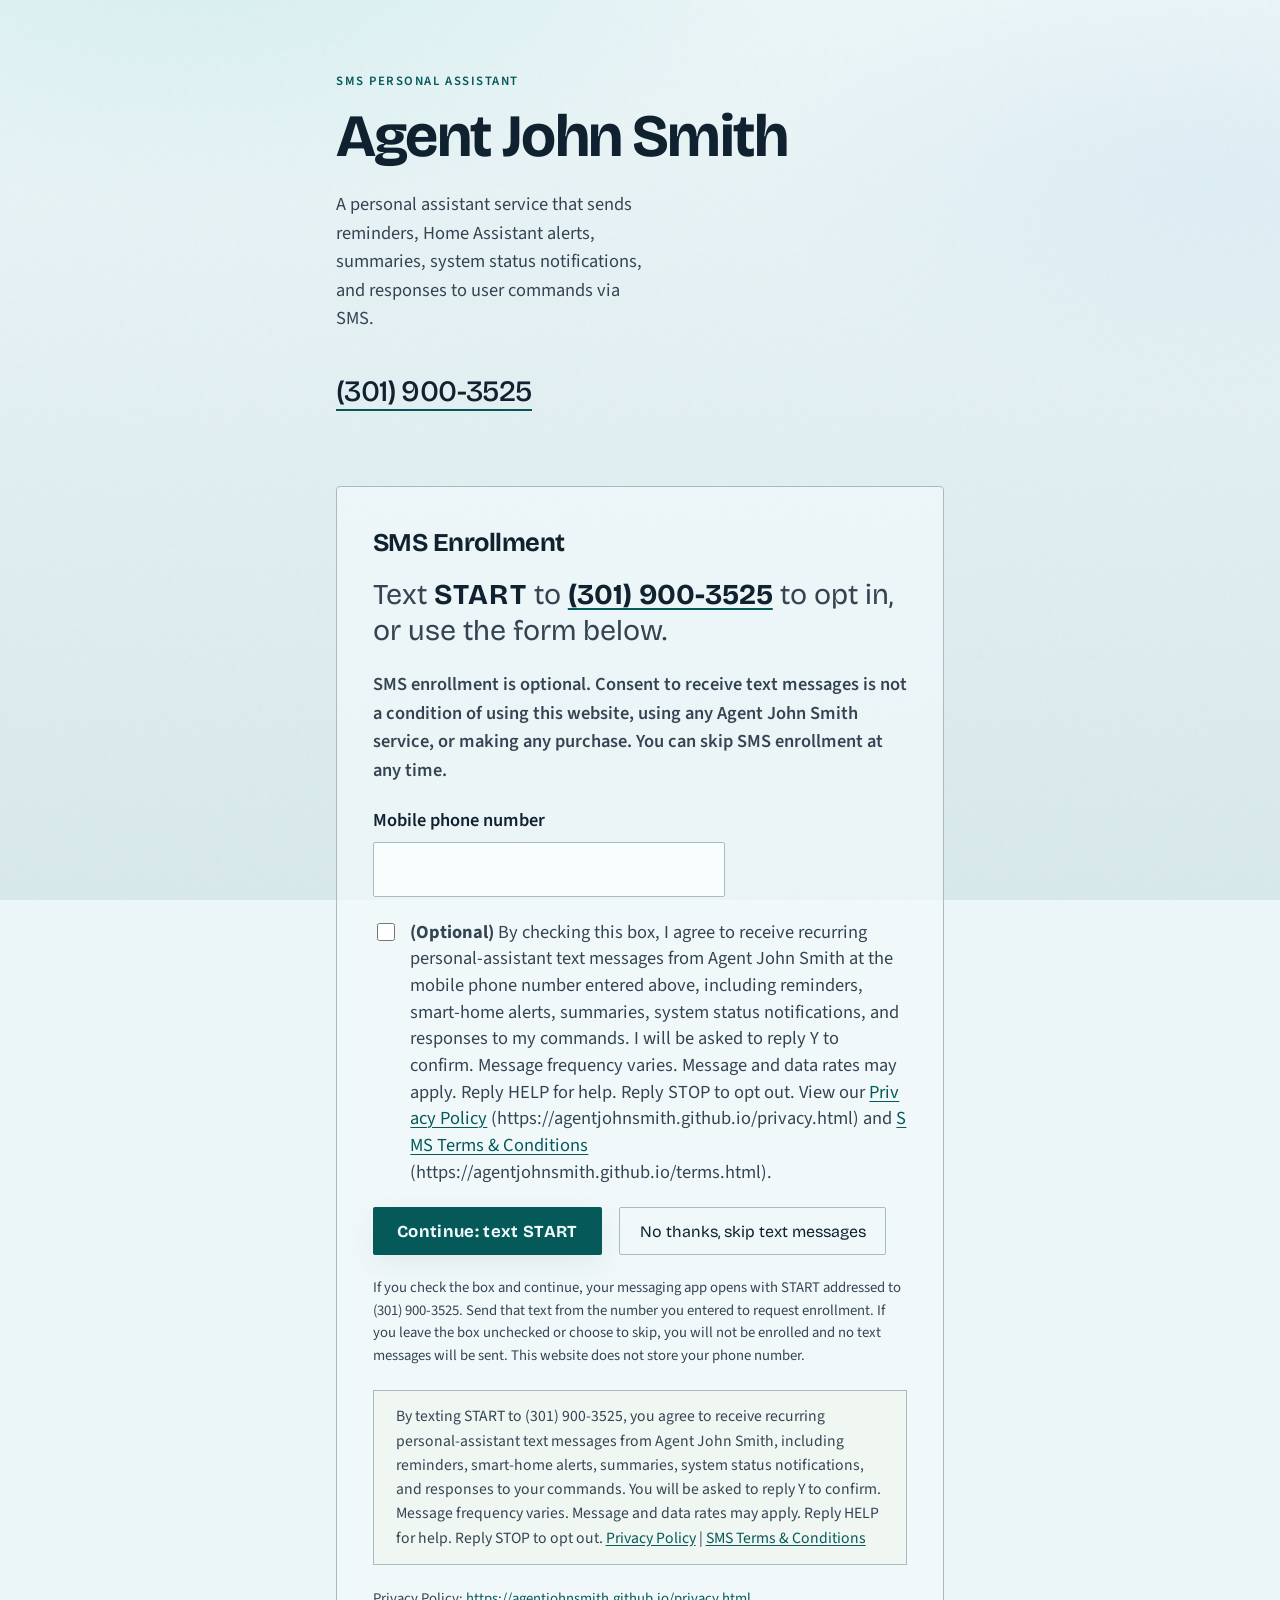
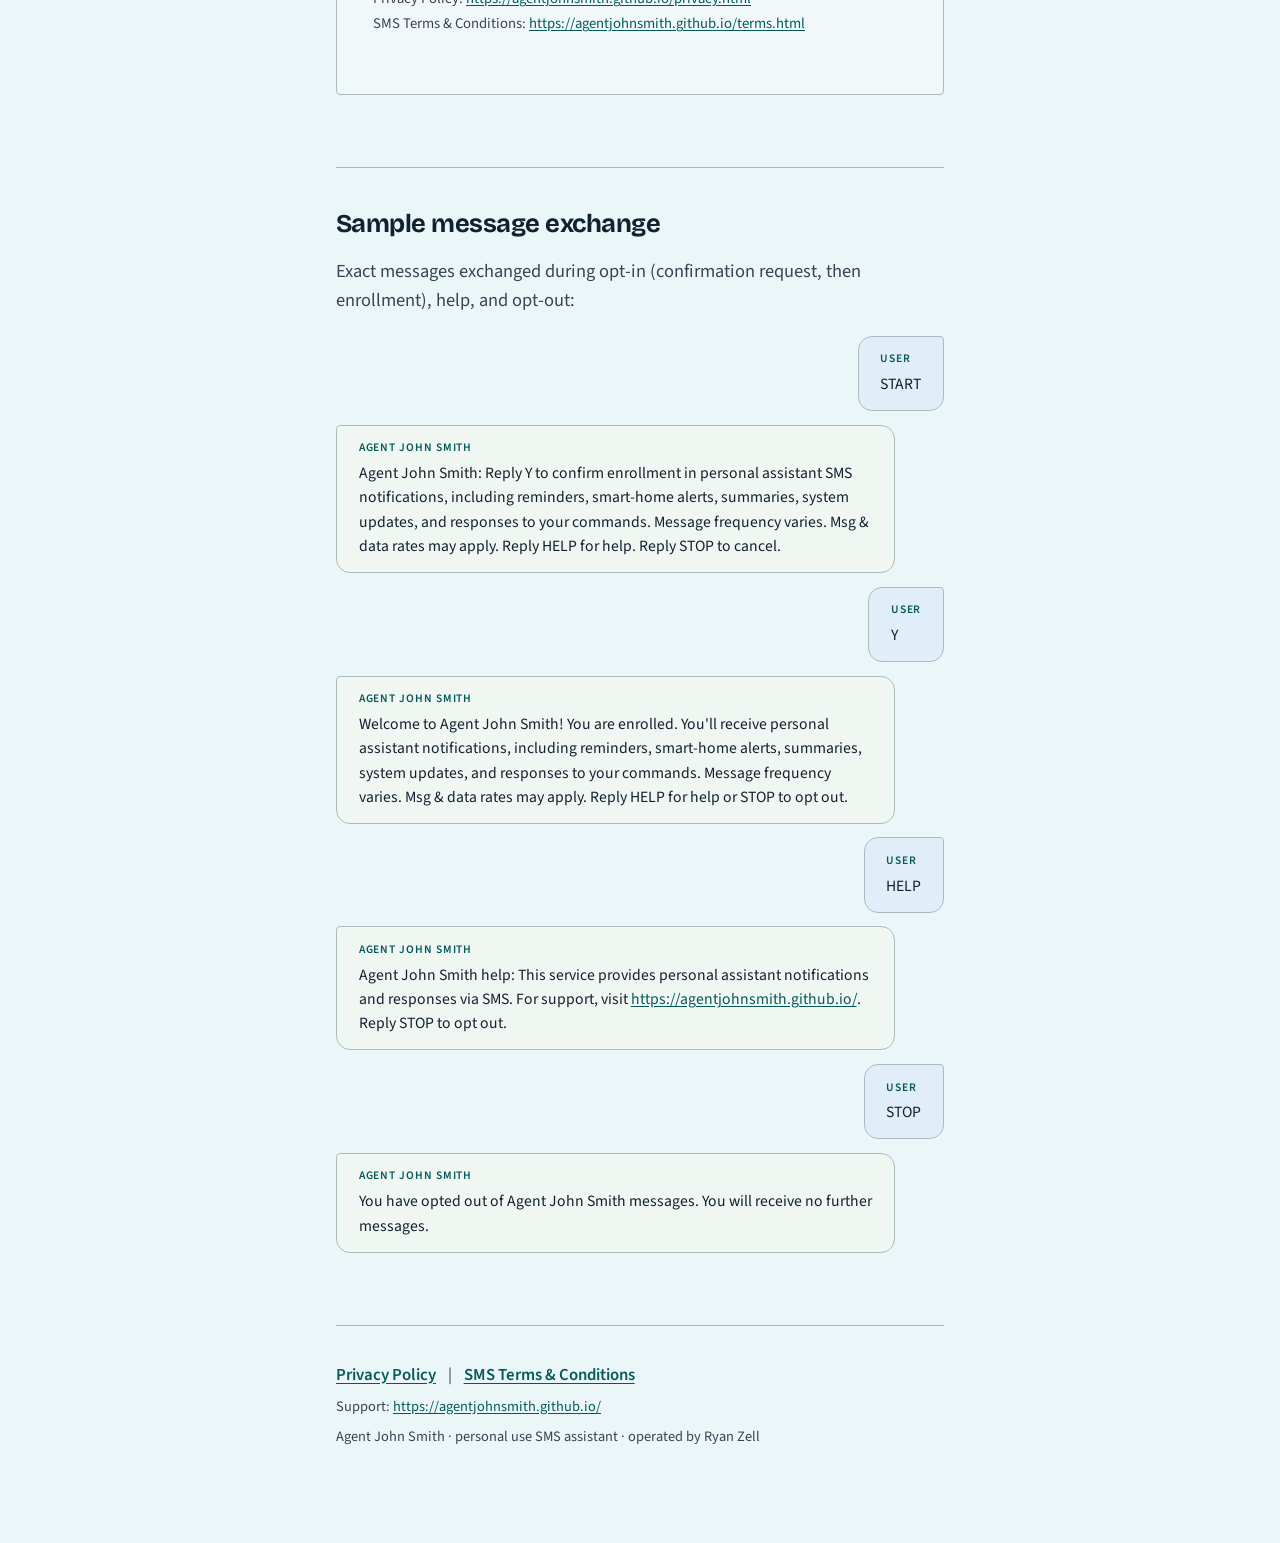
<file: index.html>
<!DOCTYPE html>
<html lang="en">
  <head>
    <meta charset="utf-8" />
    <meta name="viewport" content="width=device-width, initial-scale=1" />
    <title>Agent John Smith — SMS Personal Assistant</title>
    <meta
      name="description"
      content="Opt in to Agent John Smith SMS notifications. Text START to (301) 900-3525 for reminders, Home Assistant alerts, summaries, and command responses."
    />
    <link rel="preconnect" href="https://fonts.googleapis.com" />
    <link rel="preconnect" href="https://fonts.gstatic.com" crossorigin />
    <link
      href="https://fonts.googleapis.com/css2?family=Bricolage+Grotesque:opsz,wght@12..96,500;12..96,700&family=Source+Sans+3:ital,wght@0,400;0,600;1,400&display=swap"
      rel="stylesheet"
    />
    <link rel="stylesheet" href="styles.css?v=2" />
  </head>
  <body>
    <div class="atmosphere" aria-hidden="true"></div>

    <main class="page">
      <header class="hero">
        <p class="eyebrow">SMS personal assistant</p>
        <h1 class="brand">Agent John Smith</h1>
        <p class="lede">
          A personal assistant service that sends reminders, Home Assistant
          alerts, summaries, system status notifications, and responses to user
          commands via SMS.
        </p>
        <p class="phone">
          <a class="phone-link" href="tel:+13019003525">(301) 900-3525</a>
        </p>
      </header>

      <section class="opt-in enrollment" aria-labelledby="enrollment-heading">
        <h2 id="enrollment-heading">SMS Enrollment</h2>

        <p class="enroll-keyword">
          Text <strong class="keyword">START</strong> to
          <a href="sms:+13019003525?&amp;body=START"
            ><strong>(301) 900-3525</strong></a
          >
          to opt in, or use the form below.
        </p>

        <p class="enroll-optional">
          SMS enrollment is optional. Consent to receive text messages is not a
          condition of using this website, using any Agent John Smith service,
          or making any purchase. You can skip SMS enrollment at any time.
        </p>

        <form id="enroll-form" class="enroll-form" action="#" novalidate>
          <p>
            <label for="phone_number">Mobile phone number</label><br />
            <input
              type="tel"
              id="phone_number"
              name="phone_number"
              autocomplete="tel"
              inputmode="tel"
            />
          </p>

          <p class="enroll-check">
            <input
              type="checkbox"
              id="sms_opt_in"
              name="sms_opt_in"
              value="yes"
            />
            <label for="sms_opt_in">
              <strong>(Optional)</strong> By checking this box, I agree to receive recurring
              personal-assistant text messages from Agent John Smith at the
              mobile phone number entered above, including reminders,
              smart-home alerts, summaries, system status notifications, and
              responses to my commands. I will be asked to reply Y to confirm.
              Message frequency varies. Message and data rates may apply. Reply
              HELP for help. Reply STOP to opt out. View our
              <a href="https://agentjohnsmith.github.io/privacy.html"
                >Privacy Policy</a
              >
              (https://agentjohnsmith.github.io/privacy.html) and
              <a href="https://agentjohnsmith.github.io/terms.html"
                >SMS Terms &amp; Conditions</a
              >
              (https://agentjohnsmith.github.io/terms.html).
            </label>
          </p>

          <p>
            <button type="submit" class="enroll-button">
              Continue: text START
            </button>
            <button type="button" id="enroll-skip" class="enroll-skip">
              No thanks, skip text messages
            </button>
          </p>

          <p class="enroll-note">
            If you check the box and continue, your messaging app opens with
            START addressed to (301) 900-3525. Send that text from the number
            you entered to request enrollment. If you leave the box unchecked or
            choose to skip, you will not be enrolled and no text messages will be
            sent. This website does not store your phone number.
          </p>
        </form>

        <p id="enroll-status" class="enroll-status" role="status" hidden></p>

        <p class="enroll-terms">
          By texting START to (301) 900-3525, you agree to receive recurring
          personal-assistant text messages from Agent John Smith, including
          reminders, smart-home alerts, summaries, system status notifications,
          and responses to your commands. You will be asked to reply Y to
          confirm. Message frequency varies. Message and data rates may apply.
          Reply HELP for help. Reply STOP to opt out.
          <a href="https://agentjohnsmith.github.io/privacy.html"
            >Privacy Policy</a
          >
          |
          <a href="https://agentjohnsmith.github.io/terms.html"
            >SMS Terms &amp; Conditions</a
          >
        </p>

        <p class="enroll-urls">
          Privacy Policy:
          <a href="https://agentjohnsmith.github.io/privacy.html"
            >https://agentjohnsmith.github.io/privacy.html</a
          ><br />
          SMS Terms &amp; Conditions:
          <a href="https://agentjohnsmith.github.io/terms.html"
            >https://agentjohnsmith.github.io/terms.html</a
          >
        </p>
      </section>

      <section class="messages" aria-labelledby="messages-heading">
        <h2 id="messages-heading">Sample message exchange</h2>
        <p class="section-note">
          Exact messages exchanged during opt-in (confirmation request, then
          enrollment), help, and opt-out:
        </p>

        <figure class="thread">
          <div class="bubble user">
            <span class="who">User</span>
            <p>START</p>
          </div>
          <div class="bubble agent">
            <span class="who">Agent John Smith</span>
            <p>
              Agent John Smith: Reply Y to confirm enrollment in personal
              assistant SMS notifications, including reminders, smart-home
              alerts, summaries, system updates, and responses to your
              commands. Message frequency varies. Msg &amp; data rates may
              apply. Reply HELP for help. Reply STOP to cancel.
            </p>
          </div>
          <div class="bubble user">
            <span class="who">User</span>
            <p>Y</p>
          </div>
          <div class="bubble agent">
            <span class="who">Agent John Smith</span>
            <p>
              Welcome to Agent John Smith! You are enrolled. You'll receive
              personal assistant notifications, including reminders, smart-home
              alerts, summaries, system updates, and responses to your
              commands. Message frequency varies. Msg &amp; data rates may
              apply. Reply HELP for help or STOP to opt out.
            </p>
          </div>
          <div class="bubble user">
            <span class="who">User</span>
            <p>HELP</p>
          </div>
          <div class="bubble agent">
            <span class="who">Agent John Smith</span>
            <p>
              Agent John Smith help: This service provides personal assistant
              notifications and responses via SMS. For support, visit
              <a href="https://agentjohnsmith.github.io/"
                >https://agentjohnsmith.github.io/</a
              >. Reply STOP to opt out.
            </p>
          </div>
          <div class="bubble user">
            <span class="who">User</span>
            <p>STOP</p>
          </div>
          <div class="bubble agent">
            <span class="who">Agent John Smith</span>
            <p>
              You have opted out of Agent John Smith messages. You will receive
              no further messages.
            </p>
          </div>
        </figure>
      </section>

      <footer class="footer">
        <p class="enroll-links">
          <a href="https://agentjohnsmith.github.io/privacy.html"
            >Privacy Policy</a
          >
          <span class="link-sep" aria-hidden="true">|</span>
          <a href="https://agentjohnsmith.github.io/terms.html"
            >SMS Terms &amp; Conditions</a
          >
        </p>
        <p>
          Support:
          <a href="https://agentjohnsmith.github.io/"
            >https://agentjohnsmith.github.io/</a
          >
        </p>
        <p>
          Agent John Smith &middot; personal use SMS assistant &middot; operated
          by Ryan Zell
        </p>
      </footer>
    </main>
    <script src="enroll.js?v=2"></script>
  </body>
</html>
</file>
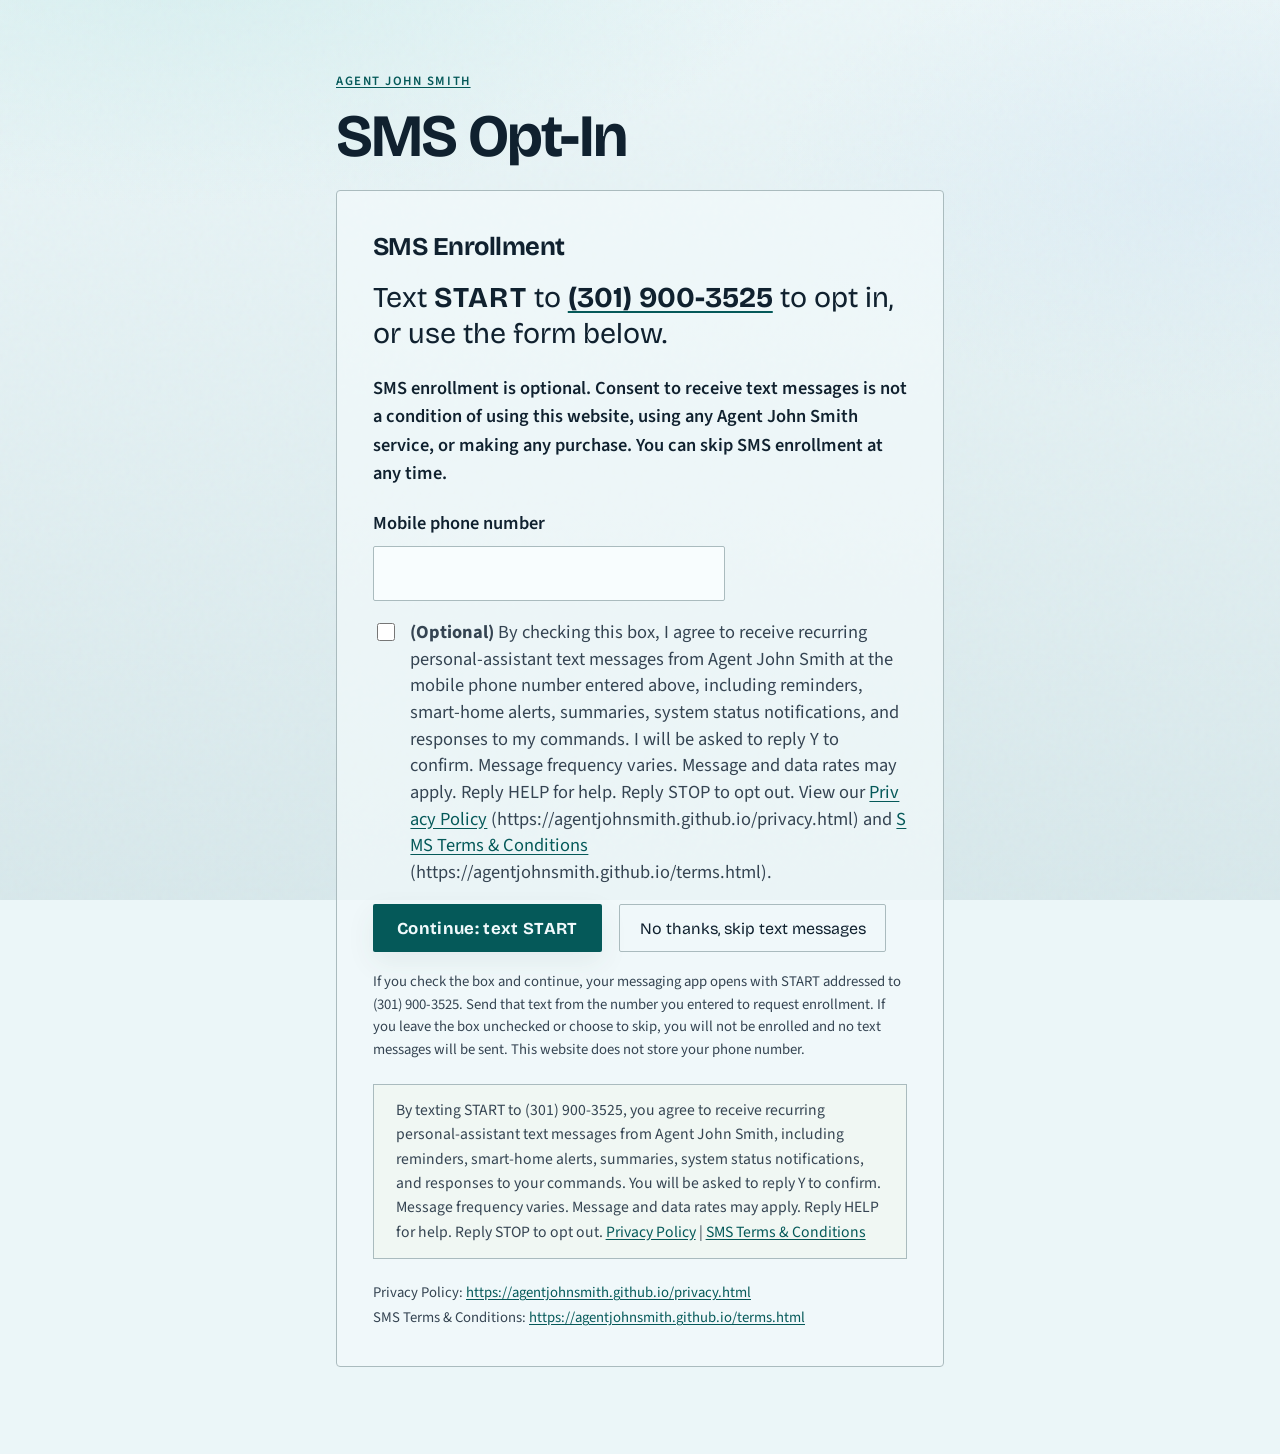
<file: opt-in.html>
<!DOCTYPE html>
<html lang="en">
  <head>
    <meta charset="utf-8" />
    <meta name="viewport" content="width=device-width, initial-scale=1" />
    <title>SMS Opt-In — Agent John Smith</title>
    <meta
      name="description"
      content="Opt in to Agent John Smith SMS messages: text START to (301) 900-3525."
    />
    <link rel="preconnect" href="https://fonts.googleapis.com" />
    <link rel="preconnect" href="https://fonts.gstatic.com" crossorigin />
    <link
      href="https://fonts.googleapis.com/css2?family=Bricolage+Grotesque:opsz,wght@12..96,500;12..96,700&family=Source+Sans+3:ital,wght@0,400;0,600;1,400&display=swap"
      rel="stylesheet"
    />
    <link rel="stylesheet" href="styles.css?v=2" />
  </head>
  <body>
    <div class="atmosphere" aria-hidden="true"></div>
    <main class="page">
      <p class="eyebrow"><a href="/">Agent John Smith</a></p>
      <h1 class="brand doc-title">SMS Opt-In</h1>

      <section class="enrollment" aria-labelledby="enrollment-heading">
        <h2 id="enrollment-heading">SMS Enrollment</h2>

        <p class="enroll-keyword">
          Text <strong class="keyword">START</strong> to
          <a href="sms:+13019003525?&amp;body=START"
            ><strong>(301) 900-3525</strong></a
          >
          to opt in, or use the form below.
        </p>

        <p class="enroll-optional">
          SMS enrollment is optional. Consent to receive text messages is not a
          condition of using this website, using any Agent John Smith service,
          or making any purchase. You can skip SMS enrollment at any time.
        </p>

        <form id="enroll-form" class="enroll-form" action="#" novalidate>
          <p>
            <label for="phone_number">Mobile phone number</label><br />
            <input
              type="tel"
              id="phone_number"
              name="phone_number"
              autocomplete="tel"
              inputmode="tel"
            />
          </p>

          <p class="enroll-check">
            <input
              type="checkbox"
              id="sms_opt_in"
              name="sms_opt_in"
              value="yes"
            />
            <label for="sms_opt_in">
              <strong>(Optional)</strong> By checking this box, I agree to receive recurring
              personal-assistant text messages from Agent John Smith at the
              mobile phone number entered above, including reminders,
              smart-home alerts, summaries, system status notifications, and
              responses to my commands. I will be asked to reply Y to confirm.
              Message frequency varies. Message and data rates may apply. Reply
              HELP for help. Reply STOP to opt out. View our
              <a href="https://agentjohnsmith.github.io/privacy.html"
                >Privacy Policy</a
              >
              (https://agentjohnsmith.github.io/privacy.html) and
              <a href="https://agentjohnsmith.github.io/terms.html"
                >SMS Terms &amp; Conditions</a
              >
              (https://agentjohnsmith.github.io/terms.html).
            </label>
          </p>

          <p>
            <button type="submit" class="enroll-button">
              Continue: text START
            </button>
            <button type="button" id="enroll-skip" class="enroll-skip">
              No thanks, skip text messages
            </button>
          </p>

          <p class="enroll-note">
            If you check the box and continue, your messaging app opens with
            START addressed to (301) 900-3525. Send that text from the number
            you entered to request enrollment. If you leave the box unchecked or
            choose to skip, you will not be enrolled and no text messages will be
            sent. This website does not store your phone number.
          </p>
        </form>

        <p id="enroll-status" class="enroll-status" role="status" hidden></p>

        <p class="enroll-terms">
          By texting START to (301) 900-3525, you agree to receive recurring
          personal-assistant text messages from Agent John Smith, including
          reminders, smart-home alerts, summaries, system status notifications,
          and responses to your commands. You will be asked to reply Y to
          confirm. Message frequency varies. Message and data rates may apply.
          Reply HELP for help. Reply STOP to opt out.
          <a href="https://agentjohnsmith.github.io/privacy.html"
            >Privacy Policy</a
          >
          |
          <a href="https://agentjohnsmith.github.io/terms.html"
            >SMS Terms &amp; Conditions</a
          >
        </p>

        <p class="enroll-urls">
          Privacy Policy:
          <a href="https://agentjohnsmith.github.io/privacy.html"
            >https://agentjohnsmith.github.io/privacy.html</a
          ><br />
          SMS Terms &amp; Conditions:
          <a href="https://agentjohnsmith.github.io/terms.html"
            >https://agentjohnsmith.github.io/terms.html</a
          >
        </p>
      </section>
    </main>
    <script src="enroll.js?v=2"></script>
  </body>
</html>
</file>
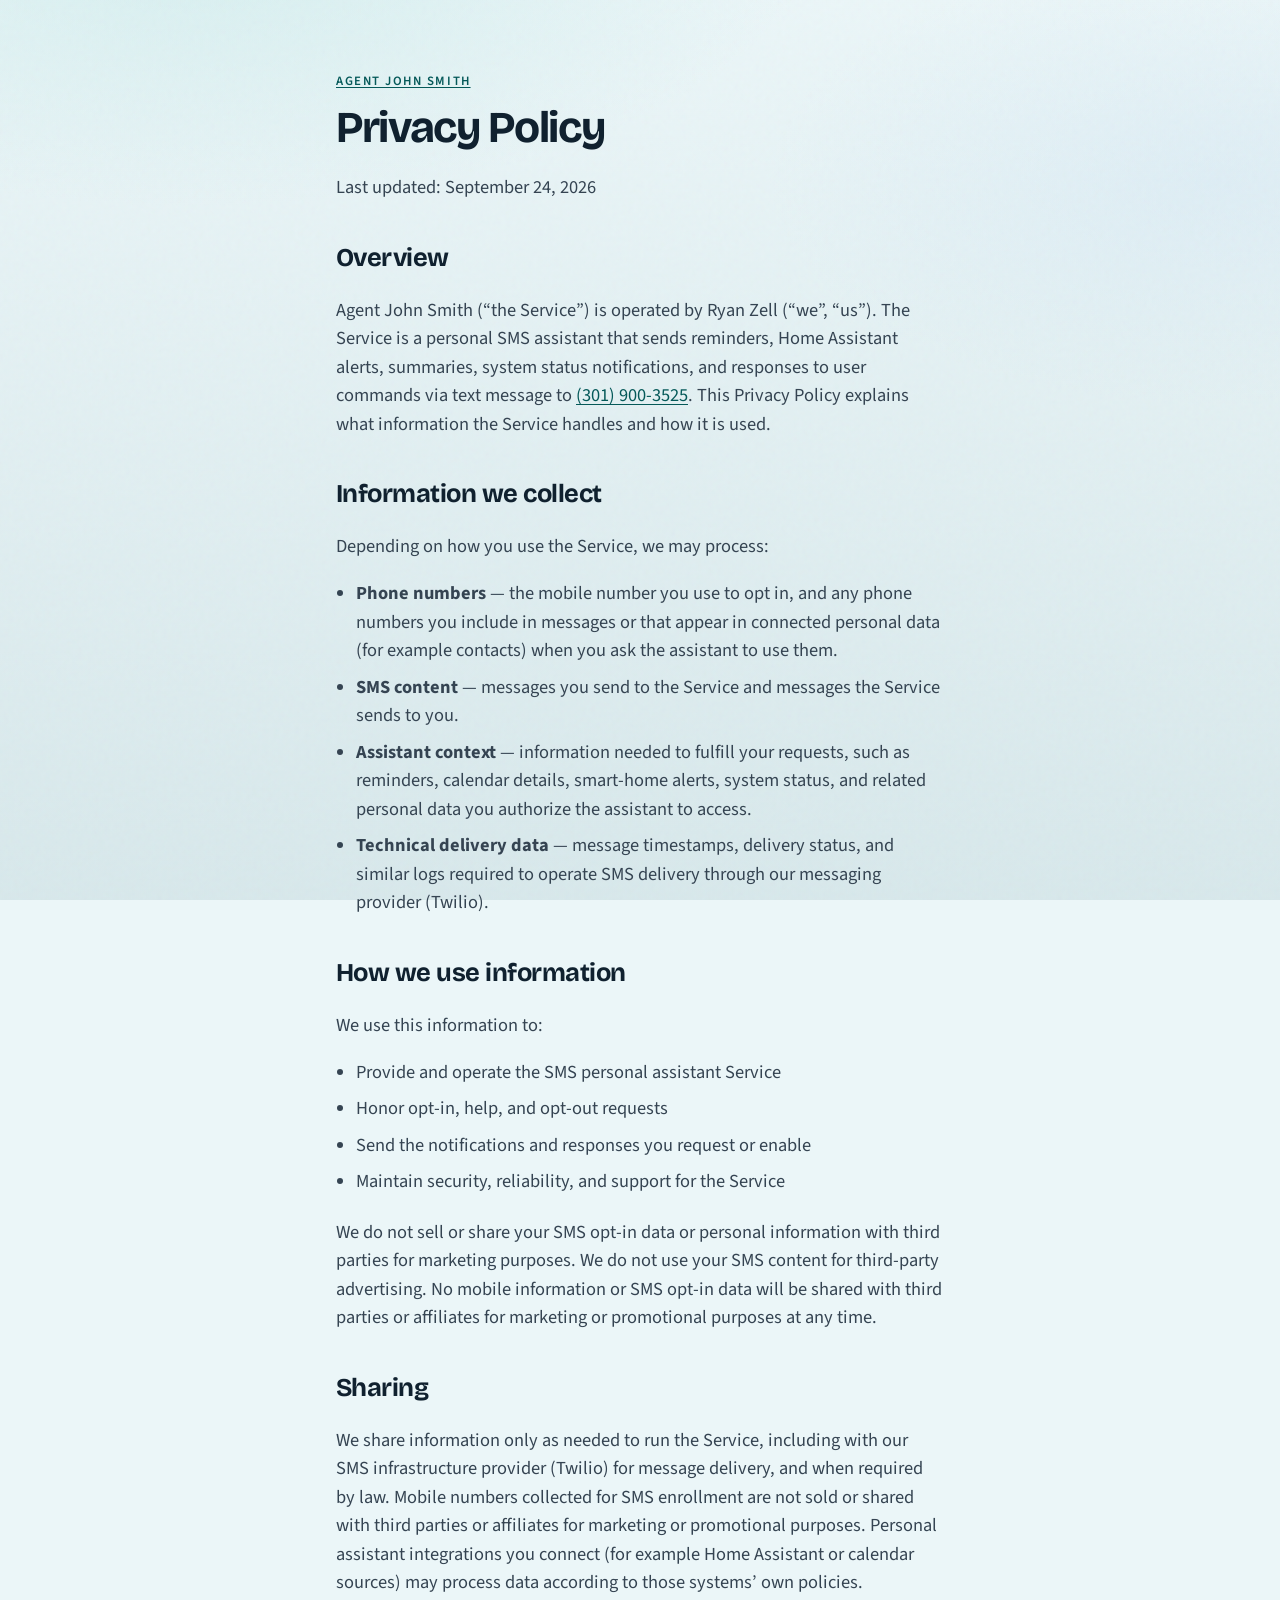
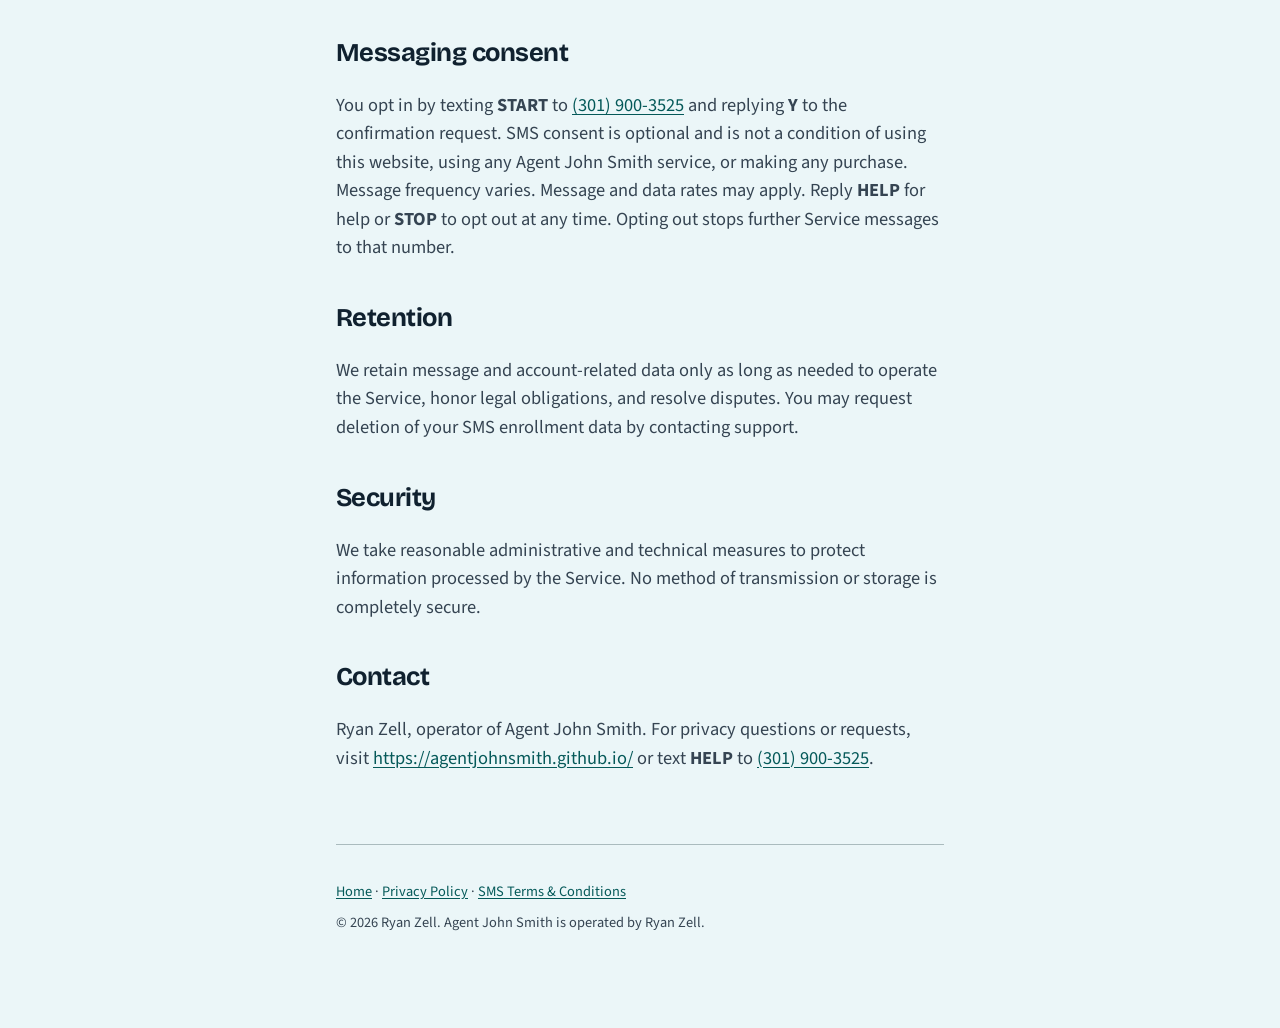
<file: privacy.html>
<!DOCTYPE html>
<html lang="en">
  <head>
    <meta charset="utf-8" />
    <meta name="viewport" content="width=device-width, initial-scale=1" />
    <title>Privacy Policy — Agent John Smith</title>
    <meta
      name="description"
      content="Privacy Policy for Agent John Smith, a personal SMS assistant service."
    />
    <link rel="preconnect" href="https://fonts.googleapis.com" />
    <link rel="preconnect" href="https://fonts.gstatic.com" crossorigin />
    <link
      href="https://fonts.googleapis.com/css2?family=Bricolage+Grotesque:opsz,wght@12..96,500;12..96,700&family=Source+Sans+3:ital,wght@0,400;0,600;1,400&display=swap"
      rel="stylesheet"
    />
    <link rel="stylesheet" href="styles.css?v=2" />
  </head>
  <body>
    <div class="atmosphere" aria-hidden="true"></div>

    <main class="page doc">
      <p class="eyebrow"><a href="/">Agent John Smith</a></p>
      <h1 class="brand doc-title">Privacy Policy</h1>
      <p class="lede">Last updated: September 24, 2026</p>

      <section>
        <h2>Overview</h2>
        <p>
          Agent John Smith (“the Service”) is operated by Ryan Zell (“we”,
          “us”). The Service is a personal SMS assistant that
          sends reminders, Home Assistant alerts, summaries, system status
          notifications, and responses to user commands via text message to
          <a href="tel:+13019003525">(301) 900-3525</a>. This Privacy Policy
          explains what information the Service handles and how it is used.
        </p>
      </section>

      <section>
        <h2>Information we collect</h2>
        <p>Depending on how you use the Service, we may process:</p>
        <ul>
          <li>
            <strong>Phone numbers</strong> — the mobile number you use to opt
            in, and any phone numbers you include in messages or that appear in
            connected personal data (for example contacts) when you ask the
            assistant to use them.
          </li>
          <li>
            <strong>SMS content</strong> — messages you send to the Service and
            messages the Service sends to you.
          </li>
          <li>
            <strong>Assistant context</strong> — information needed to fulfill
            your requests, such as reminders, calendar details, smart-home
            alerts, system status, and related personal data you authorize the
            assistant to access.
          </li>
          <li>
            <strong>Technical delivery data</strong> — message timestamps,
            delivery status, and similar logs required to operate SMS delivery
            through our messaging provider (Twilio).
          </li>
        </ul>
      </section>

      <section>
        <h2>How we use information</h2>
        <p>We use this information to:</p>
        <ul>
          <li>Provide and operate the SMS personal assistant Service</li>
          <li>Honor opt-in, help, and opt-out requests</li>
          <li>Send the notifications and responses you request or enable</li>
          <li>Maintain security, reliability, and support for the Service</li>
        </ul>
        <p>
          We do not sell or share your SMS opt-in data or personal information
          with third parties for marketing purposes. We do not use your SMS
          content for third-party advertising. No mobile information or SMS
          opt-in data will be shared with third parties or affiliates for
          marketing or promotional purposes at any time.
        </p>
      </section>

      <section>
        <h2>Sharing</h2>
        <p>
          We share information only as needed to run the Service, including with
          our SMS infrastructure provider (Twilio) for message delivery, and
          when required by law. Mobile numbers collected for SMS enrollment are
          not sold or shared with third parties or affiliates for marketing or
          promotional purposes. Personal assistant integrations you connect
          (for example Home Assistant or calendar sources) may process data
          according to those systems’ own policies.
        </p>
      </section>

      <section>
        <h2>Messaging consent</h2>
        <p>
          You opt in by texting <strong>START</strong> to
          <a href="tel:+13019003525">(301) 900-3525</a> and replying
          <strong>Y</strong> to the confirmation request. SMS consent is
          optional and is not a condition of using this website, using any
          Agent John Smith service, or making any purchase. Message frequency
          varies. Message and data rates may apply. Reply <strong>HELP</strong>
          for help or <strong>STOP</strong> to opt out at any time. Opting out
          stops further Service messages to that number.
        </p>
      </section>

      <section>
        <h2>Retention</h2>
        <p>
          We retain message and account-related data only as long as needed to
          operate the Service, honor legal obligations, and resolve disputes.
          You may request deletion of your SMS enrollment data by contacting
          support.
        </p>
      </section>

      <section>
        <h2>Security</h2>
        <p>
          We take reasonable administrative and technical measures to protect
          information processed by the Service. No method of transmission or
          storage is completely secure.
        </p>
      </section>

      <section>
        <h2>Contact</h2>
        <p>
          Ryan Zell, operator of Agent John Smith. For privacy questions or
          requests, visit
          <a href="https://agentjohnsmith.github.io/"
            >https://agentjohnsmith.github.io/</a
          >
          or text <strong>HELP</strong> to
          <a href="tel:+13019003525">(301) 900-3525</a>.
        </p>
      </section>

      <footer class="footer">
        <p>
          <a href="/">Home</a>
          &middot;
          <a href="/privacy.html">Privacy Policy</a>
          &middot;
          <a href="/terms.html">SMS Terms &amp; Conditions</a>
        </p>
        <p>&copy; 2026 Ryan Zell. Agent John Smith is operated by Ryan Zell.</p>
      </footer>
    </main>
  </body>
</html>
</file>
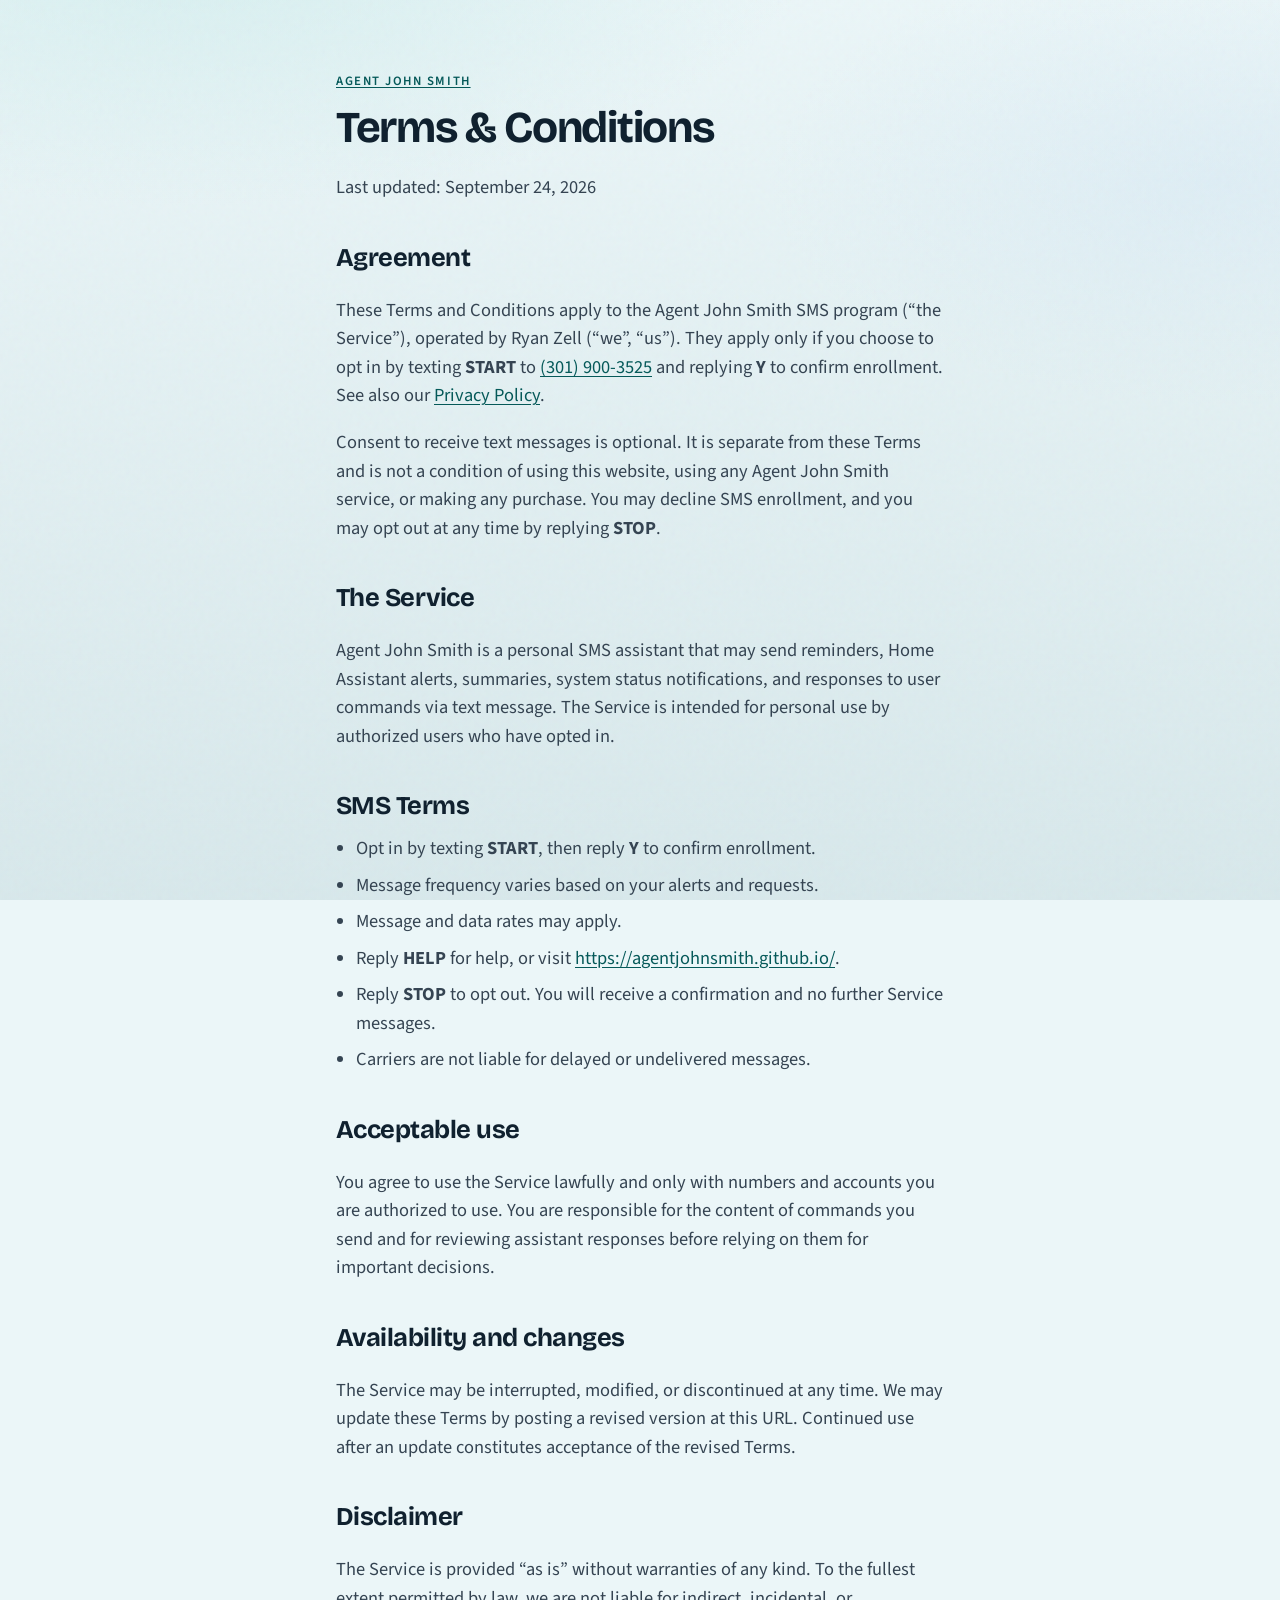
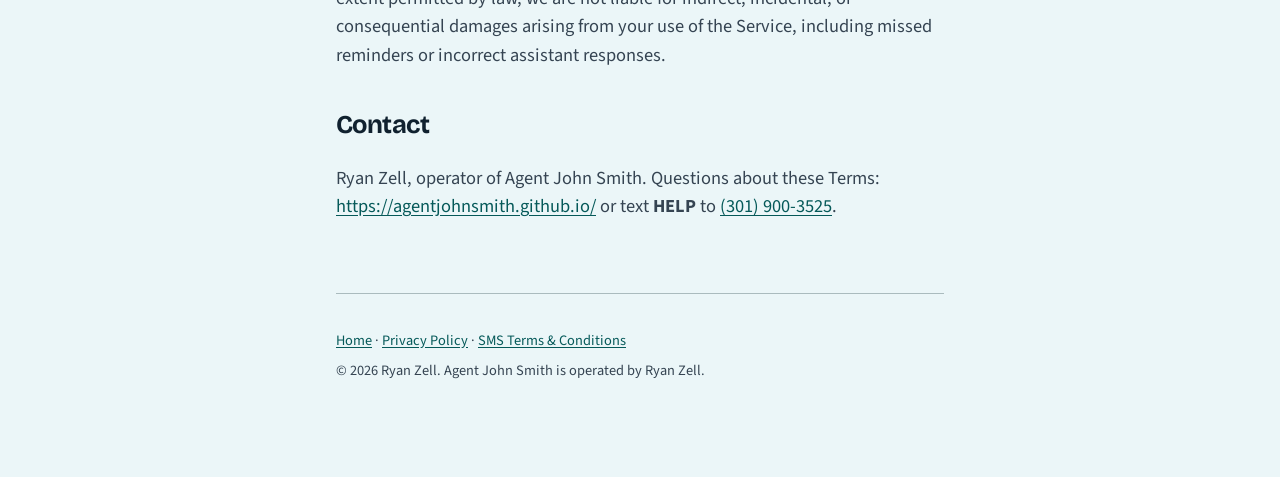
<file: terms.html>
<!DOCTYPE html>
<html lang="en">
  <head>
    <meta charset="utf-8" />
    <meta name="viewport" content="width=device-width, initial-scale=1" />
    <title>Terms &amp; Conditions — Agent John Smith</title>
    <meta
      name="description"
      content="SMS Terms and Conditions for Agent John Smith, a personal SMS assistant service."
    />
    <link rel="preconnect" href="https://fonts.googleapis.com" />
    <link rel="preconnect" href="https://fonts.gstatic.com" crossorigin />
    <link
      href="https://fonts.googleapis.com/css2?family=Bricolage+Grotesque:opsz,wght@12..96,500;12..96,700&family=Source+Sans+3:ital,wght@0,400;0,600;1,400&display=swap"
      rel="stylesheet"
    />
    <link rel="stylesheet" href="styles.css?v=2" />
  </head>
  <body>
    <div class="atmosphere" aria-hidden="true"></div>

    <main class="page doc">
      <p class="eyebrow"><a href="/">Agent John Smith</a></p>
      <h1 class="brand doc-title">Terms &amp; Conditions</h1>
      <p class="lede">Last updated: September 24, 2026</p>

      <section>
        <h2>Agreement</h2>
        <p>
          These Terms and Conditions apply to the Agent John Smith SMS program
          (“the Service”), operated by Ryan Zell (“we”, “us”). They apply only
          if you choose to opt in by texting <strong>START</strong> to
          <a href="tel:+13019003525">(301) 900-3525</a> and replying
          <strong>Y</strong> to confirm enrollment. See also our
          <a href="/privacy.html">Privacy Policy</a>.
        </p>
        <p>
          Consent to receive text messages is optional. It is separate from
          these Terms and is not a condition of using this website, using any
          Agent John Smith service, or making any purchase. You may decline SMS
          enrollment, and you may opt out at any time by replying
          <strong>STOP</strong>.
        </p>
      </section>

      <section>
        <h2>The Service</h2>
        <p>
          Agent John Smith is a personal SMS assistant that may send reminders,
          Home Assistant alerts, summaries, system status notifications, and
          responses to user commands via text message. The Service is intended
          for personal use by authorized users who have opted in.
        </p>
      </section>

      <section>
        <h2>SMS Terms</h2>
        <ul>
          <li>
            Opt in by texting <strong>START</strong>, then reply
            <strong>Y</strong> to confirm enrollment.
          </li>
          <li>Message frequency varies based on your alerts and requests.</li>
          <li>Message and data rates may apply.</li>
          <li>
            Reply <strong>HELP</strong> for help, or visit
            <a href="https://agentjohnsmith.github.io/"
              >https://agentjohnsmith.github.io/</a
            >.
          </li>
          <li>
            Reply <strong>STOP</strong> to opt out. You will receive a
            confirmation and no further Service messages.
          </li>
          <li>
            Carriers are not liable for delayed or undelivered messages.
          </li>
        </ul>
      </section>

      <section>
        <h2>Acceptable use</h2>
        <p>
          You agree to use the Service lawfully and only with numbers and
          accounts you are authorized to use. You are responsible for the
          content of commands you send and for reviewing assistant responses
          before relying on them for important decisions.
        </p>
      </section>

      <section>
        <h2>Availability and changes</h2>
        <p>
          The Service may be interrupted, modified, or discontinued at any
          time. We may update these Terms by posting a revised version at this
          URL. Continued use after an update constitutes acceptance of the
          revised Terms.
        </p>
      </section>

      <section>
        <h2>Disclaimer</h2>
        <p>
          The Service is provided “as is” without warranties of any kind. To
          the fullest extent permitted by law, we are not liable for indirect,
          incidental, or consequential damages arising from your use of the
          Service, including missed reminders or incorrect assistant responses.
        </p>
      </section>

      <section>
        <h2>Contact</h2>
        <p>
          Ryan Zell, operator of Agent John Smith. Questions about these
          Terms:
          <a href="https://agentjohnsmith.github.io/"
            >https://agentjohnsmith.github.io/</a
          >
          or text <strong>HELP</strong> to
          <a href="tel:+13019003525">(301) 900-3525</a>.
        </p>
      </section>

      <footer class="footer">
        <p>
          <a href="/">Home</a>
          &middot;
          <a href="/privacy.html">Privacy Policy</a>
          &middot;
          <a href="/terms.html">SMS Terms &amp; Conditions</a>
        </p>
        <p>&copy; 2026 Ryan Zell. Agent John Smith is operated by Ryan Zell.</p>
      </footer>
    </main>
  </body>
</html>
</file>
<file: styles.css>
:root {
  --ink: oklch(0.24 0.035 245);
  --ink-soft: oklch(0.38 0.03 245);
  --paper: oklch(0.965 0.012 210);
  --paper-deep: oklch(0.92 0.018 210);
  --mist: oklch(0.88 0.025 200);
  --teal: oklch(0.42 0.07 195);
  --teal-bright: oklch(0.48 0.08 195);
  --user-bg: oklch(0.94 0.02 245);
  --agent-bg: oklch(0.97 0.01 160);
  --line: oklch(0.78 0.02 210);
  --shadow: oklch(0.35 0.03 245 / 0.08);

  --font-display: "Bricolage Grotesque", Georgia, serif;
  --font-body: "Source Sans 3", "Segoe UI", sans-serif;

  --space-xs: 0.5rem;
  --space-sm: 0.85rem;
  --space-md: 1.35rem;
  --space-lg: 2.25rem;
  --space-xl: clamp(2.5rem, 6vw, 4.5rem);

  --max: 38rem;
}

*,
*::before,
*::after {
  box-sizing: border-box;
}

html {
  scroll-behavior: smooth;
}

body {
  margin: 0;
  min-height: 100vh;
  font-family: var(--font-body);
  font-size: clamp(1.05rem, 0.4vw + 1rem, 1.15rem);
  line-height: 1.55;
  color: var(--ink);
  background: var(--paper);
  -webkit-font-smoothing: antialiased;
}

.atmosphere {
  position: fixed;
  inset: 0;
  z-index: -1;
  pointer-events: none;
  background:
    radial-gradient(
      ellipse 90% 60% at 15% -10%,
      oklch(0.9 0.04 195 / 0.55),
      transparent 55%
    ),
    radial-gradient(
      ellipse 70% 50% at 95% 20%,
      oklch(0.91 0.03 240 / 0.4),
      transparent 50%
    ),
    linear-gradient(180deg, var(--paper) 0%, var(--paper-deep) 100%);
}

.atmosphere::after {
  content: "";
  position: absolute;
  inset: 0;
  opacity: 0.035;
  background-image: url("data:image/svg+xml,%3Csvg viewBox='0 0 200 200' xmlns='http://www.w3.org/2000/svg'%3E%3Cfilter id='n'%3E%3CfeTurbulence type='fractalNoise' baseFrequency='0.85' numOctaves='3' stitchTiles='stitch'/%3E%3C/filter%3E%3Crect width='100%25' height='100%25' filter='url(%23n)'/%3E%3C/svg%3E");
}

.page {
  width: min(100% - 2rem, var(--max));
  margin: 0 auto;
  padding: var(--space-xl) 0 calc(var(--space-xl) * 1.2);
}

.eyebrow {
  margin: 0 0 var(--space-sm);
  font-size: 0.8rem;
  font-weight: 600;
  letter-spacing: 0.12em;
  text-transform: uppercase;
  color: var(--teal);
}

.brand {
  margin: 0 0 var(--space-md);
  font-family: var(--font-display);
  font-size: clamp(2.6rem, 8vw, 3.75rem);
  font-weight: 700;
  line-height: 1.05;
  letter-spacing: -0.03em;
  color: var(--ink);
}

.lede {
  margin: 0 0 var(--space-lg);
  color: var(--ink-soft);
  max-width: 34ch;
}

.phone {
  margin: 0;
}

.phone-link {
  font-family: var(--font-display);
  font-size: clamp(1.45rem, 3.5vw, 1.85rem);
  font-weight: 500;
  letter-spacing: -0.02em;
  color: var(--ink);
  text-decoration: none;
  border-bottom: 2px solid var(--teal);
  transition: color 0.2s ease, border-color 0.2s ease;
}

.phone-link:hover,
.phone-link:focus-visible {
  color: var(--teal-bright);
  border-color: var(--teal-bright);
  outline: none;
}

.opt-in,
.messages {
  margin-top: var(--space-xl);
  padding-top: var(--space-lg);
  border-top: 1px solid var(--line);
}

h2 {
  margin: 0 0 var(--space-sm);
  font-family: var(--font-display);
  font-size: clamp(1.35rem, 2.5vw, 1.6rem);
  font-weight: 700;
  letter-spacing: -0.02em;
}

.opt-in p,
.section-note {
  margin: 0 0 var(--space-md);
  color: var(--ink-soft);
}

.keyword {
  font-family: var(--font-display);
  letter-spacing: 0.04em;
  color: var(--ink);
}

a {
  color: var(--teal);
  text-underline-offset: 0.15em;
}

a:hover,
a:focus-visible {
  color: var(--teal-bright);
}

.cta-wrap {
  margin: var(--space-md) 0;
}

.cta,
.enroll-button {
  display: inline-block;
  border: 0;
  cursor: pointer;
  padding: 0.85rem 1.5rem;
  font-family: var(--font-display);
  font-size: 1.05rem;
  font-weight: 700;
  letter-spacing: 0.02em;
  color: oklch(0.98 0.01 210);
  background: var(--teal);
  text-decoration: none;
  border-radius: 2px;
  box-shadow: 0 10px 28px var(--shadow);
  transition: background 0.2s ease, transform 0.2s ease;
}

.cta:hover,
.cta:focus-visible,
.enroll-button:hover,
.enroll-button:focus-visible {
  background: var(--teal-bright);
  color: oklch(0.98 0.01 210);
  transform: translateY(-1px);
  outline: none;
}

.enroll-links {
  display: block;
  margin: var(--space-md) 0 0;
  font-size: 1.05rem;
  font-weight: 600;
}

.enroll-links a {
  color: var(--teal);
  text-decoration: underline;
  text-underline-offset: 0.18em;
}

.link-sep {
  margin: 0 0.55rem;
  color: var(--ink-soft);
  font-weight: 400;
}

.enroll-urls {
  margin: var(--space-sm) 0 0;
  font-size: 0.92rem;
  color: var(--ink-soft);
  line-height: 1.7;
}

.enroll-urls a {
  word-break: break-all;
}

.enrollment {
  border: 1px solid var(--line);
  border-radius: 4px;
  padding: var(--space-lg);
  background: oklch(0.98 0.008 210 / 0.7);
}

.enroll-form {
  margin: var(--space-md) 0;
}

.enroll-form label {
  font-weight: 600;
  color: var(--ink);
}

.enroll-form input[type="tel"] {
  width: 100%;
  max-width: 22rem;
  margin-top: var(--space-xs);
  padding: 0.75rem 0.9rem;
  font: inherit;
  color: var(--ink);
  background: oklch(0.99 0.005 210);
  border: 1px solid var(--line);
  border-radius: 2px;
}

.enroll-form input[type="tel"]:focus-visible {
  outline: 2px solid var(--teal);
  outline-offset: 2px;
}

.enroll-check {
  display: flex;
  gap: 0.75rem;
  align-items: flex-start;
}

.enroll-check input[type="checkbox"] {
  flex: 0 0 auto;
  width: 1.15rem;
  height: 1.15rem;
  margin-top: 0.25rem;
  accent-color: var(--teal);
}

.enroll-check label {
  font-weight: 400;
  color: var(--ink-soft);
  line-height: 1.45;
}

.enroll-check label a {
  word-break: break-all;
}

.enroll-button {
  font-family: var(--font-display);
}

.enroll-note {
  font-size: 0.92rem;
  color: var(--ink-soft);
}

.enroll-optional {
  margin: 0 0 var(--space-md);
  font-weight: 600;
  color: var(--ink);
}

.enroll-skip {
  margin-left: var(--space-sm);
  padding: 0.85rem 1.2rem;
  border: 1px solid var(--line);
  border-radius: 2px;
  background: transparent;
  color: var(--ink);
  font-family: var(--font-display);
  font-size: 1rem;
  cursor: pointer;
}

.enroll-skip:hover,
.enroll-skip:focus-visible {
  border-color: var(--teal-bright);
  outline: none;
}

.enroll-status {
  margin: 0 0 var(--space-md);
  padding: var(--space-sm) var(--space-md);
  background: var(--agent-bg);
  border: 1px solid var(--line);
  color: var(--ink);
}

.enroll-keyword {
  margin: 0 0 var(--space-md);
  font-family: var(--font-display);
  font-size: clamp(1.4rem, 3.5vw, 1.8rem);
  line-height: 1.25;
  color: var(--ink);
}

.enroll-keyword a {
  color: var(--ink);
  text-decoration-color: var(--teal);
}

.enroll-terms {
  margin: var(--space-md) 0;
  padding: var(--space-sm) var(--space-md);
  border: 1px solid var(--line);
  background: var(--agent-bg);
  color: var(--ink-soft);
  font-size: 0.98rem;
}

.thread {
  margin: var(--space-md) 0 0;
  display: flex;
  flex-direction: column;
  gap: var(--space-sm);
}

.bubble {
  max-width: 92%;
  padding: var(--space-sm) var(--space-md);
  border-radius: 4px 14px 14px 14px;
  border: 1px solid var(--line);
}

.bubble.user {
  align-self: flex-end;
  background: var(--user-bg);
  border-radius: 14px 4px 14px 14px;
}

.bubble.agent {
  align-self: flex-start;
  background: var(--agent-bg);
}

.who {
  display: block;
  margin-bottom: 0.25rem;
  font-size: 0.72rem;
  font-weight: 600;
  letter-spacing: 0.08em;
  text-transform: uppercase;
  color: var(--teal);
}

.bubble p {
  margin: 0;
  font-size: 0.98rem;
}

.footer {
  margin-top: var(--space-xl);
  padding-top: var(--space-lg);
  border-top: 1px solid var(--line);
  font-size: 0.9rem;
  color: var(--ink-soft);
}

.footer p {
  margin: 0 0 var(--space-xs);
}

.doc .doc-title {
  font-size: clamp(2rem, 6vw, 2.75rem);
}

.doc section {
  margin-top: var(--space-lg);
}

.doc section h2 {
  margin-bottom: var(--space-xs);
}

.doc p,
.doc li {
  color: var(--ink-soft);
}

.doc ul {
  margin: 0 0 var(--space-md);
  padding-left: 1.25rem;
}

.doc li {
  margin-bottom: var(--space-xs);
}

@media (prefers-reduced-motion: reduce) {
  *,
  *::before,
  *::after {
    animation: none !important;
    transition: none !important;
  }
}
</file>
